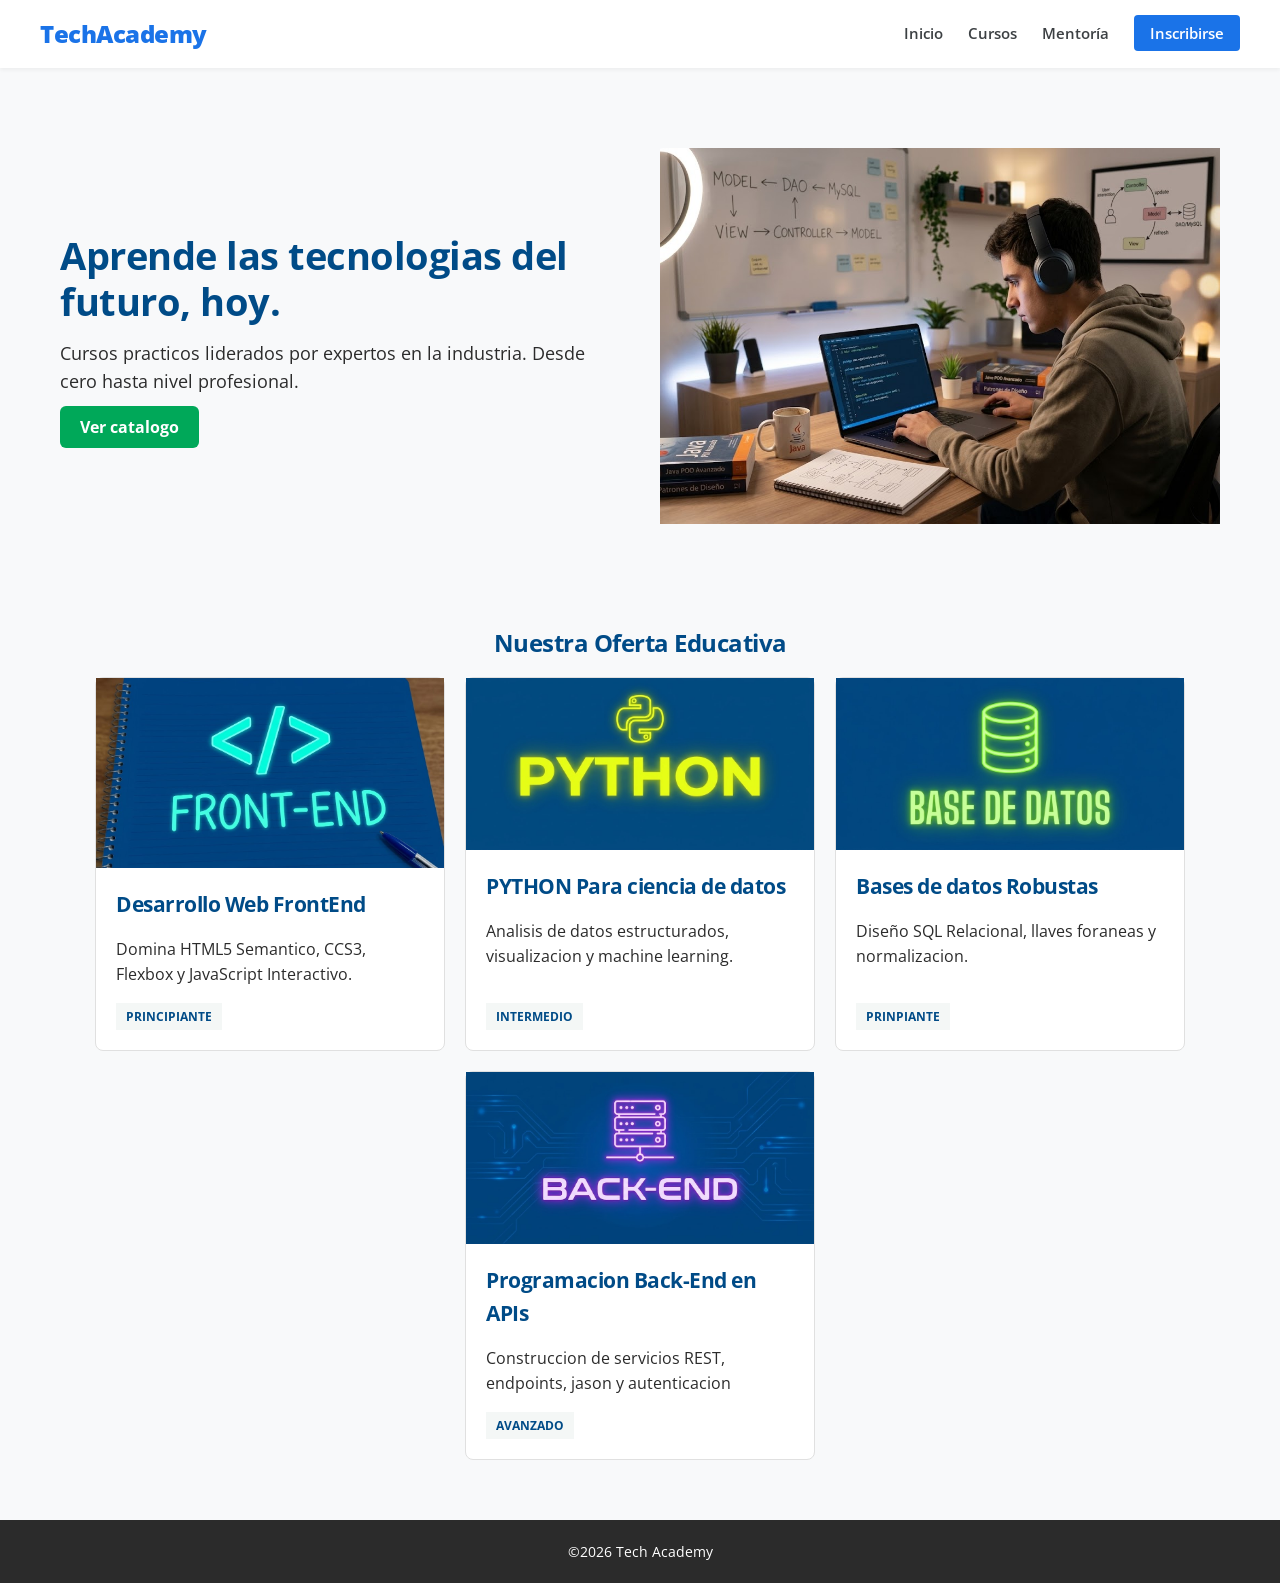
<file: 04_cursos/index.html>
<!DOCTYPE html>
<html lang="es">
<head>
    <link rel="preconnect" href="https://fonts.googleapis.com">
    <link rel="preconnect" href="https://fonts.gstatic.com" crossorigin>
    <link href="https://fonts.googleapis.com/css2?family=Open+Sans:ital,wght@0,300..800;1,300..800&display=swap" rel="stylesheet">
    <meta charset="UTF-8">
    <meta name="viewport" content="width=device-width, initial-scale=1.0">
    <title>TechAcademy</title>
    <link rel="stylesheet" href="CSS/miEstilo.css">
</head>
<body>
    <header>
        <div id="logo">
            <h1>TechAcademy</h1>
        </div>
        <nav class="menu">
            <ul>
                <li><a href="index.html">Inicio</a></li>
                <li><a href="cursos.html">Cursos</a></li>
                <li><a href="mentoria.html">Mentoría</a></li>
                <li><a href="inscripcion.html" class="btn_destacado">Inscribirse</a></li>
            </ul>
        </nav>
    </header>
    <!-- Zona contenidos -->
     <main>
        <section class="hero">
            <div class="hero_contenido">
                <h2>Aprende las tecnologias del futuro, hoy.</h2>
                <p>Cursos practicos liderados por expertos en la industria. Desde cero hasta nivel profesional.</p>
                <a href="#catalago" class="btn_accion">Ver catalogo</a>
            </div>
            <div class="hero_imagen">
                <img src="images/img1.jpg" alt="Estudiante progresando">
            </div>
        </section>
        <section id="Catalogo">
            <h2> Nuestra Oferta Educativa</h2>
            <div class="grid_cursos">
            <article class="Tarjeta_Curso">
                <img src="images/img2.jpg" alt="FrontEnd">
                <div class="info_curso">
                    <h3> Desarrollo Web FrontEnd</h3>
                    <p> Domina HTML5 Semantico, CCS3, Flexbox y JavaScript Interactivo.</p>
                    <span class="nivel"> Principiante</span>

                </div>

            </article>
               <article class="Tarjeta_Curso">
                <img src="images/img3.jpg" alt="Pythob">
                <div class="info_curso">
                    <h3> PYTHON Para ciencia de datos</h3>
                    <p> Analisis de datos estructurados, visualizacion y machine learning.</p>
                    <span class="nivel"> Intermedio</span>

                </div>

            </article>
             
               <article class="Tarjeta_Curso">
                <img src="images/img4.jpg" alt="Bases de datos">
                <div class="info_curso">
                    <h3> Bases de datos Robustas</h3>
                    <p> Diseño SQL Relacional, llaves foraneas y normalizacion.</p>
                    <span class="nivel">Prinpiante </span>
                   

                </div>
                 </article>
  <article class="Tarjeta_Curso">
                <img src="images/img5.jpg" alt="Backend en APIs">
                <div class="info_curso">
                    <h3> Programacion Back-End en APIs</h3>
                    <p> Construccion de servicios REST, endpoints, jason y autenticacion</p>
                    <span class="nivel">Avanzado </span>
                   
            </div>
 </article> 

        </section>
     </main>

     <footer>
        &copy;2026 Tech Academy
     </footer>
</body>
</html>
</file>
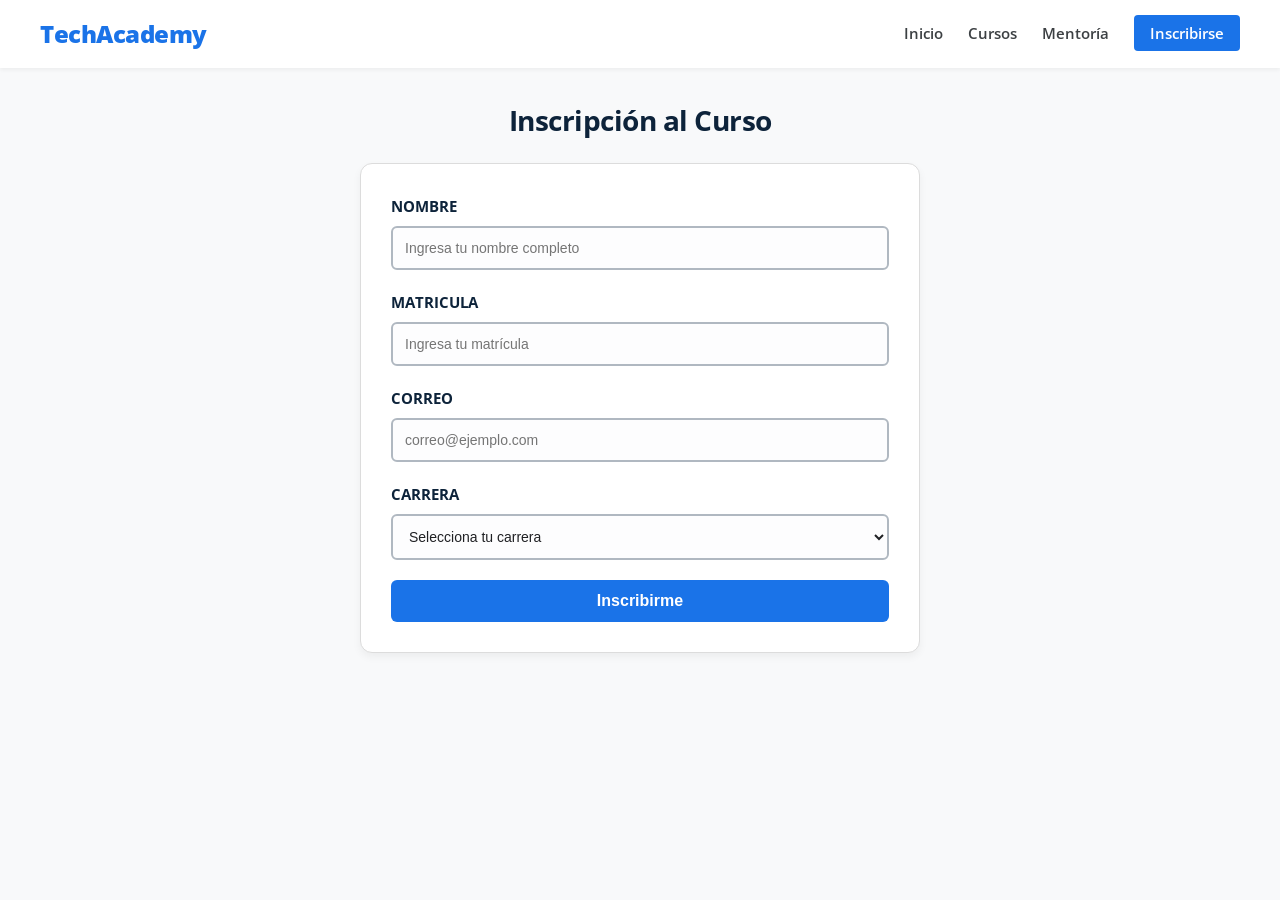
<file: 04_cursos/inscripcion.html>
<!DOCTYPE html>
<html lang="es">
<head>
    <link rel="preconnect" href="https://fonts.googleapis.com">
    <link rel="preconnect" href="https://fonts.gstatic.com" crossorigin>
    <link href="https://fonts.googleapis.com/css2?family=Open+Sans:ital,wght@0,300..800;1,300..800&display=swap" rel="stylesheet">
    <meta charset="UTF-8">
    <meta name="viewport" content="width=device-width, initial-scale=1.0">
    <title>TechAcademy - Inscripción</title>
    <link rel="stylesheet" href="CSS/miEstilo.css">
   
</head>
<body>
    <header>
        <div id="logo">
            <h1>TechAcademy</h1>
        </div>
        <nav class="menu">
            <ul>
                <li><a href="index.html">Inicio</a></li>
                <li><a href="cursos.html">Cursos</a></li>
                <li><a href="mentoria.html">Mentoría</a></li>
                <li><a href="inscripcion.html" class="btn_destacado">Inscribirse</a></li>
            </ul>
        </nav>
    </header>

    <div class="main-container">
        <h2 class="titulo-seccion">Inscripción al Curso</h2>
        <div class="card-formulario">
            <form action="procesar_inscripcion.php" method="GET">
                <div class="form-group">
                    <label for="nombre">NOMBRE</label>
                    <input type="text" id="nombre" name="nombre" required placeholder="Ingresa tu nombre completo">
                </div>
                <div class="form-group">
                    <label for="matricula">MATRICULA</label>
                    <input type="text" id="matricula" name="matricula" required placeholder="Ingresa tu matrícula">
                </div>
                <div class="form-group">
                    <label for="correo">CORREO</label>
                    <input type="email" id="correo" name="correo" required placeholder="correo@ejemplo.com">
                </div>
                <div class="form-group">
                    <label for="carrera">CARRERA</label>
                    <select id="carrera" name="carrera" required>
                        <option value="" disabled selected>Selecciona tu carrera</option>
                        <option value="sistemas">Ingeniería en Sistemas Computacionales</option>
                        <option value="software">Ingeniería en Software</option>
                        <option value="disenio">Diseño de Interfaces Digitales</option>
                    </select>
                </div>
                <button type="submit" class="btn-enviar">Inscribirme</button>
            </form>
        </div>
    </div>
</body>
</html>
</file>
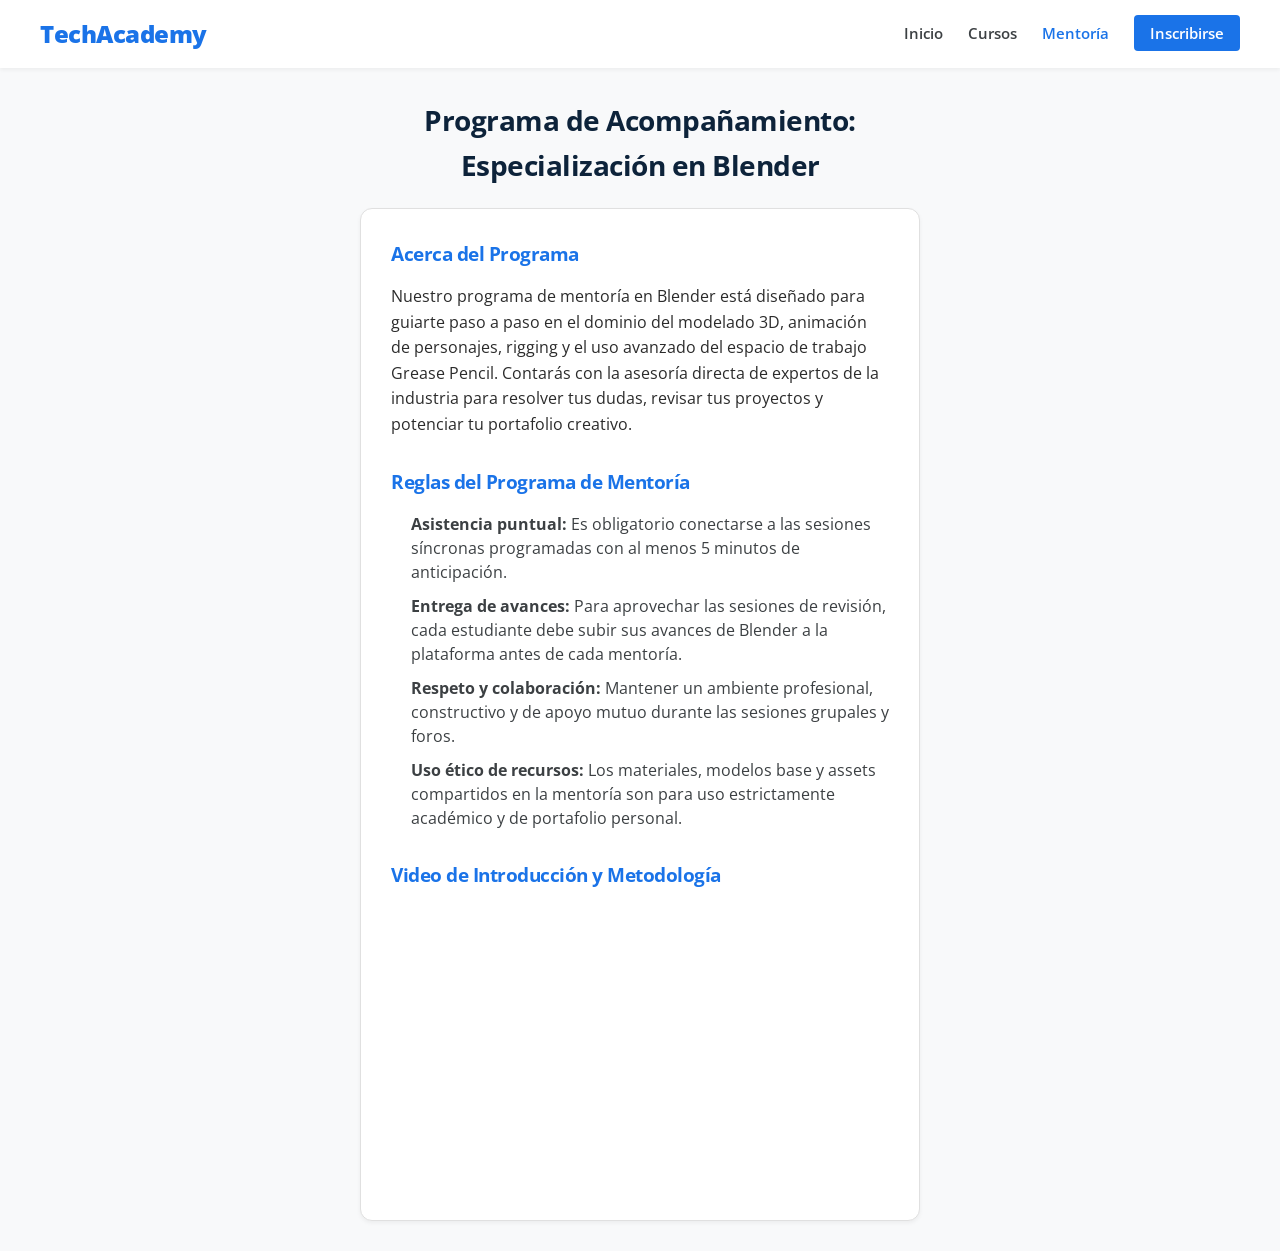
<file: 04_cursos/mentoria.html>
<head>
    <meta charset="UTF-8">
    <meta name="viewport" content="width=device-width, initial-scale=1.0">
    <title>TechAcademy - Mentoría</title>
    <link rel="preconnect" href="https://fonts.googleapis.com">
    <link rel="preconnect" href="https://fonts.gstatic.com" crossorigin>
    <link href="https://fonts.googleapis.com/css2?family=Open+Sans:ital,wght@0,300..800;1,300..800&display=swap" rel="stylesheet">
    <link rel="stylesheet" href="CSS/miEstilo.css">
    
</head>
<body>
    <header>
        <div id="logo">
            <h1>TechAcademy</h1>
        </div>
        <nav class="menu">
            <ul>
                <li><a href="index.html">Inicio</a></li>
                <li><a href="cursos.html">Cursos</a></li>
                <li><a href="mentoria.html" class="activo">Mentoría</a></li>
                <li><a href="inscripcion.html" class="btn_destacado">Inscribirse</a></li>
            </ul>
        </nav>
    </header>

    <div class="main-container">
        <h2 class="titulo-seccion">Programa de Acompañamiento: Especialización en Blender</h2>
        
        <div class="card-mentoria">
            <h3>Acerca del Programa</h3>
            <p>Nuestro programa de mentoría en Blender está diseñado para guiarte paso a paso en el dominio del modelado 3D, animación de personajes, rigging y el uso avanzado del espacio de trabajo Grease Pencil. Contarás con la asesoría directa de expertos de la industria para resolver tus dudas, revisar tus proyectos y potenciar tu portafolio creativo.</p>
            
            <h3 style="margin-top: 30px;">Reglas del Programa de Mentoría</h3>
            <ul class="reglas-list">
                <li><strong>Asistencia puntual:</strong> Es obligatorio conectarse a las sesiones síncronas programadas con al menos 5 minutos de anticipación.</li>
                <li><strong>Entrega de avances:</strong> Para aprovechar las sesiones de revisión, cada estudiante debe subir sus avances de Blender a la plataforma antes de cada mentoría.</li>
                <li><strong>Respeto y colaboración:</strong> Mantener un ambiente profesional, constructivo y de apoyo mutuo durante las sesiones grupales y foros.</li>
                <li><strong>Uso ético de recursos:</strong> Los materiales, modelos base y assets compartidos en la mentoría son para uso estrictamente académico y de portafolio personal.</li>
            </ul>

            <h3 style="margin-top: 30px;">Video de Introducción y Metodología</h3>
            <div class="video-container">
                <iframe src="https://youtu.be/lrlpwIumFnE?si=0e0RGqecrO5PMkCS" title="Introducción a Blender" allowfullscreen></iframe>
            </div>
        </div>
    </div>
</body>
</html>
</file>
<file: 04_cursos/CSS/miEstilo.css>
@font-face {
    font-family: 'MonseDescargada';
    src: url('../fonts/Montserrat-Regular.ttf');
}

/*Variables*/
:root{
    --color_principal: #004b87;
    --color_secundario: #00a859;
    --color_oscuro: #2b2b2b;
    --color_claro: #ffffff;
    --color_fondo: #f4f7f6;
    --color_borde: #e0e0e0;
    
    /*Tipografia en linea para titulos*/
    --fuente_titulos: 'Open Sans', sans-serif;

    /*Tipografia descargada (local) para cuerpo de texto*/
    --fuente_cuerpo: 'MonseDescargada', arial,sans-serif;
}

*{
    margin: 0;
    padding: 0;
    box-sizing: border-box;
}

body{
    background-color: var(--color_fondo);
    color: var(--color_oscuro);
    line-height: 1.6;
    font-family: var(--fuente_cuerpo);
}

h1,h2,h3{
    font-family: var(--fuente_titulos);
    font-weight: 700;
    letter-spacing: -0.5px;
    margin-bottom: 15px;
} 
ul{
    list-style: none;
}
a{
    text-decoration: none;
    color: var(--color_oscuro);
    font-family: var(--fuente_titulos);
}

header{
    background-color: var(--color_claro);
    padding: 15px 50px;
    display: flex;
    justify-content: space-between;
    align-items: center;
    box-shadow: 0px 2px 5px rgba(0,0,0,0.05);
    position: sticky;
    top: 0;
    z-index: 1000;
}

#logo h1{
    color: var(--color_principal);
    font-size: 1.6rem;
    font-weight: 800;
    margin-bottom: 0;
}

.menu ul{
    display: flex;
    gap: 20px;
    align-items: center;
}

.menu a{
    font-size: 0.95rem;
    font-weight: 600;
}

.menu a:hover{
    color: var(--color_principal);
}

.btn_destacado, .btn_accion{
    padding: 10px 20px;
    border-radius: 6px;
    font-weight: 700;
}
 .btn_destacado{
    background-color: var(--color_principal);
    color: var(--color_claro);
 }
.btn_accion{
    background-color: var(--color_secundario);
    color: var(--color_claro);
 }
/*HERO*/
.hero{
    display: flex;
    align-items: center;
    gap: 40px;
    padding: 60px 0;
    flex-wrap: wrap;
}
.hero_contenido, .hero_imagen{
    flex: 1 1 300px; /*crecer, reducir, tamaño base */
}
img{
    max-width: 100%;
    height: auto;
    display: block;
}

.hero_contenido h2{
    font-size: 2.4rem;
    color: var(--color_principal);
    line-height: 1.2;
}

.hero_contenido p{
    font-size: 1.1rem;
    margin-bottom: 20px;
}

main{
    max-width: 1200px;
    margin: 0 auto;
    padding: 20px;
}


/* GRID DE CURSOS*/
#Catalogo{
    padding: 40px 0;
}

#Catalogo h2{
    text-align: center ;
    color: var(--color_principal);
}

.grid_cursos{
    display: flex;
    flex-wrap: wrap;
    gap: 20px;
    justify-content: center;
}
.Tarjeta_Curso{
    background-color: var(--color_claro);
    border: 1px solid var(--color_borde);
    border-radius: 8px;
    flex: 1 1 280px;
    max-width: 350px;
    display: flex;
    flex-direction: column;
    transition:transform 0.5s ease, box-shadow 0.5s ease ;

}

.Tarjeta_Curso:hover{
    transform: translateY(-5px);
    box-shadow: 0 6px 18px rgba(0,0,0,0.08);
}
.Tarjeta_Curso image{
    width: 100px;
    height: 150px;
    object-fit: cover;

}

.info_curso{
    padding: 20px;
    flex-grow: 1;
    display: flex;
    flex-direction: column;

}

.info_curso h3{
    font-size: 1.3rem;
    color: var(--color_principal);
}

.info_curso p{
    margin-bottom: 15px;
    flex-grow: 1;
    color: var(--color_oscuro);
}

.nivel{
    background-color: var(--color_fondo);
    color: var(--color_principal);
    font-family: var(--fuente_titulos);
    padding: 4px 10px;
    font-size: 0.75rem;
    font-weight: 700;
    text-transform: uppercase;
    align-self: flex-start;

}

footer{
    background-color: var(--color_oscuro);
    color: var(--color_claro);
    text-align: center;
    padding: 20px;
    font-size: 0.9rem;
    
}


body {
            font-family: 'Open Sans', sans-serif;
            background-color: #f8f9fa;
            margin: 0;
            padding: 0;
        }
        header {
            display: flex;
            justify-content: space-between;
            align-items: center;
            background-color: #ffffff;
            padding: 15px 40px;
            box-shadow: 0 2px 4px rgba(0,0,0,0.05);
            position: sticky;
            top: 0;
            z-index: 1000;
        }
        #logo h1 {
            margin: 0;
            color: #1a73e8;
            font-size: 24px;
        }
        .menu ul {
            list-style: none;
            display: flex;
            gap: 25px;
            margin: 0;
            padding: 0;
            align-items: center;
        }
        .menu a {
            text-decoration: none;
            color: #3c4043;
            font-weight: 600;
            font-size: 15px;
        }
        .menu a:hover, .menu a.activo {
            color: #1a73e8;
        }
        .menu .btn_destacado {
            background-color: #1a73e8;
            color: #ffffff;
            padding: 8px 16px;
            border-radius: 4px;
        }
        .menu .btn_destacado:hover {
            background-color: #1557b0;
            color: #ffffff;
        }
        .main-container {
            max-width: 1200px;
            margin: 30px auto;
            padding: 0 20px;
        }
        .titulo-seccion {
            font-size: 28px;
            color: #202124;
            margin-bottom: 20px;
            font-weight: 700;
        }
        .cursos-grid {
            display: grid;
            grid-template-columns: repeat(auto-fit, minmax(260px, 1fr));
            gap: 20px;
        }
        .curso-card {
            background: #ffffff;
            border: 1px solid #e0e0e0;
            border-radius: 12px;
            overflow: hidden;
            box-shadow: 0 2px 4px rgba(0,0,0,0.05);
            display: flex;
            flex-direction: column;
            justify-content: space-between;
        }
        .curso-imagen-container {
            position: relative;
            width: 100%;
            height: 150px;
            background-color: #e9ecef;
        }
        .curso-imagen-container img {
            width: 100%;
            height: 100%;
            object-fit: cover;
        }
        .badge-flotante {
            position: absolute;
            top: 0;
            left: 20px;
            background: #ffffff;
            padding: 8px 6px 12px 6px;
            box-shadow: 0 2px 5px rgba(0,0,0,0.2);
            border-bottom-left-radius: 4px;
            border-bottom-right-radius: 4px;
        }
        .badge-flotante img {
            width: 20px;
            height: 20px;
            object-fit: contain;
        }
        .curso-contenido {
            padding: 16px;
            display: flex;
            flex-direction: column;
            gap: 8px;
        }
        .curso-institucion {
            display: flex;
            align-items: center;
            gap: 8px;
            font-size: 14px;
            color: #3c4043;
            font-weight: 500;
        }
        .curso-institucion img {
            width: 18px;
            height: 18px;
            object-fit: contain;
        }
        .curso-titulo {
            font-size: 16px;
            font-weight: bold;
            color: #202124;
            margin: 4px 0;
            line-height: 1.2;
        }
        .curso-info {
            font-size: 12px;
            color: #5f6368;
        }
        .curso-tags {
            display: flex;
            gap: 6px;
            flex-wrap: wrap;
            margin-top: 4px;
        }
        .tag-tendencia {
            background-color: #fce8e6;
            color: #c5221f;
            font-size: 11px;
            padding: 2px 8px;
            border-radius: 12px;
            font-weight: bold;
        }
        .curso-footer {
            padding: 0 16px 16px 16px;
        }
        .btn-prueba {
            display: inline-block;
            color: #1a73e8;
            background-color: #f8f9fa;
            border: 1px solid #dadce0;
            padding: 6px 12px;
            border-radius: 16px;
            font-size: 12px;
            font-weight: 500;
            text-decoration: none;
        }
        .btn-prueba:hover {
            background-color: #f1f3f4;
        }
    

    
       body {
            font-family: 'Open Sans', sans-serif;
            background-color: #f8f9fa;
            margin: 0;
            padding: 0;
        }
        header {
            display: flex;
            justify-content: space-between;
            align-items: center;
            background-color: #ffffff;
            padding: 15px 40px;
            box-shadow: 0 2px 4px rgba(0,0,0,0.05);
            position: sticky;
            top: 0;
            z-index: 1000;
        }
        #logo h1 {
            margin: 0;
            color: #1a73e8;
            font-size: 24px;
        }
        .menu ul {
            list-style: none;
            display: flex;
            gap: 25px;
            margin: 0;
            padding: 0;
            align-items: center;
        }
        .menu a {
            text-decoration: none;
            color: #3c4043;
            font-weight: 600;
            font-size: 15px;
        }
        .menu a:hover, .menu a.activo {
            color: #1a73e8;
        }
        .menu .btn_destacado {
            background-color: #1a73e8;
            color: #ffffff;
            padding: 8px 16px;
            border-radius: 4px;
        }
        .menu .btn_destacado:hover {
            background-color: #1557b0;
            color: #ffffff;
        }
        .main-container {
            max-width: 1000px;
            margin: 30px auto;
            padding: 0 20px;
        }
        .titulo-seccion {
            font-size: 28px;
            color: #202124;
            margin-bottom: 20px;
            font-weight: 700;
        }
        .card-mentoria {
            background: #ffffff;
            border: 1px solid #e0e0e0;
            border-radius: 12px;
            padding: 30px;
            box-shadow: 0 2px 4px rgba(0,0,0,0.05);
            margin-bottom: 30px;
        }
        .card-mentoria h3 {
            color: #1a73e8;
            margin-top: 0;
        }
        .reglas-list {
            margin: 15px 0;
            padding-left: 20px;
            color: #3c4043;
        }
        .reglas-list li {
            margin-bottom: 10px;
            line-height: 1.5;
        }
        .video-container {
            position: relative;
            width: 100%;
            padding-bottom: 56.25%;
            height: 0;
            margin-top: 20px;
            border-radius: 8px;
            overflow: hidden;
        }
        .video-container iframe {
            position: absolute;
            top: 0;
            left: 0;
            width: 100%;
            height: 100%;
            border: none;
        }

        body {
            font-family: 'Open Sans', sans-serif;
            background-color: #f8f9fa;
            margin: 0;
            padding: 0;
        }
        header {
            display: flex;
            justify-content: space-between;
            align-items: center;
            background-color: #ffffff;
            padding: 15px 40px;
            box-shadow: 0 2px 4px rgba(0,0,0,0.05);
            position: sticky;
            top: 0;
            z-index: 1000;
        }
        #logo h1 {
            margin: 0;
            color: #1a73e8;
            font-size: 24px;
        }
        .menu ul {
            list-style: none;
            display: flex;
            gap: 25px;
            margin: 0;
            padding: 0;
            align-items: center;
        }
        .menu a {
            text-decoration: none;
            color: #3c4043;
            font-weight: 600;
            font-size: 15px;
        }
        .menu a:hover, .menu a.activo {
            color: #1a73e8;
        }
        .menu .btn_destacado {
            background-color: #1a73e8;
            color: #ffffff;
            padding: 8px 16px;
            border-radius: 4px;
        }
        .menu .btn_destacado:hover {
            background-color: #1557b0;
            color: #ffffff;
        }
        .main-container {
            max-width: 600px;
            margin: 30px auto;
            padding: 0 20px;
        }
        .titulo-seccion {
            font-size: 28px;
            color: #0d233a;
            margin-bottom: 20px;
            font-weight: 700;
            text-align: center;
        }
        .card-formulario {
            background: #ffffff;
            border: 1px solid #dcdcdc;
            border-radius: 12px;
            padding: 30px;
            box-shadow: 0 4px 8px rgba(0,0,0,0.05);
        }
        .form-group {
            margin-bottom: 20px;
        }
        .form-group label {
            display: block;
            font-size: 15px;
            font-weight: 700;
            color: #0d233a;
            margin-bottom: 8px;
        }
        .form-group input, .form-group select {
            width: 100%;
            padding: 12px;
            border: 2px solid #b0b8c1;
            border-radius: 6px;
            background-color: #fdfdfe;
            font-size: 14px;
            color: #202124;
            box-sizing: border-box;
            outline: none;
        }
        .form-group input:focus, .form-group select:focus {
            border-color: #1a73e8;
            background-color: #ffffff;
        }
        .btn-enviar {
            width: 100%;
            background-color: #1a73e8;
            color: #ffffff;
            border: none;
            padding: 12px;
            font-size: 16px;
            font-weight: bold;
            border-radius: 6px;
            cursor: pointer;
            transition: background-color 0.2s;
        }
        .btn-enviar:hover {
            background-color: #1557b0;
        }
</file>
